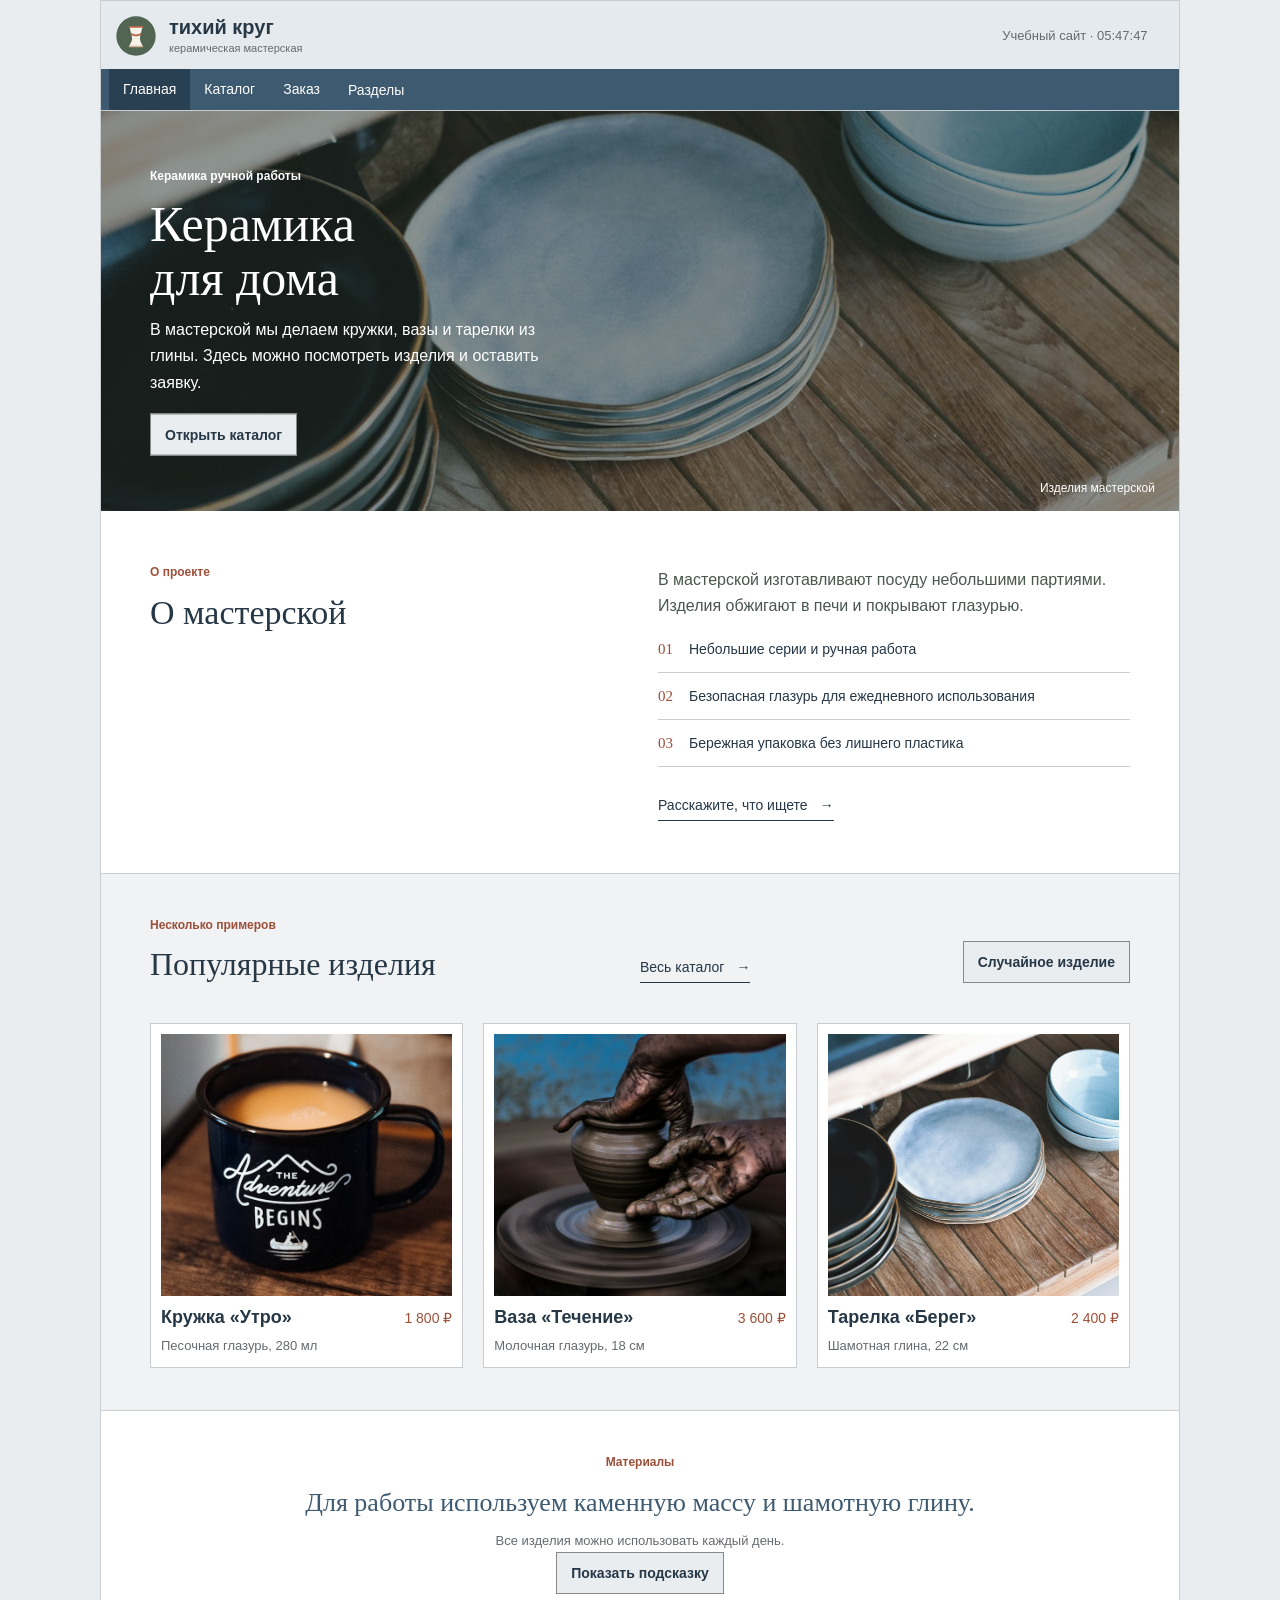
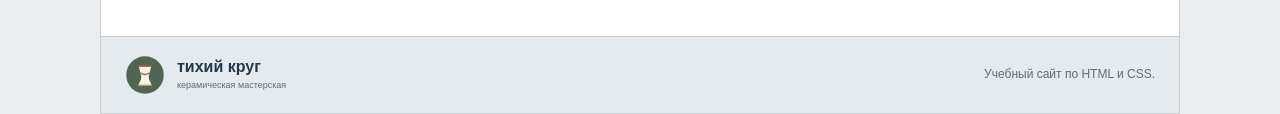
<file: index.html>
<!doctype html>
<html lang="ru">
<head>
	<meta charset="utf-8">
	<meta name="viewport" content="width=device-width, initial-scale=1">
	<meta name="description" content="Керамика ручной работы для повседневных ритуалов.">
	<title>Тихий круг — керамика ручной работы</title>
	<link rel="stylesheet" href="styles.css">
	<script src="interactions.js" defer></script>
</head>
<body>
	<a class="skip-link" href="#main">Перейти к содержимому</a>
	<div class="site-shell">
		<header class="site-header">
			<a class="brand" href="index.html" aria-label="Тихий круг — главная">
				<img src="Assets/logo.svg" alt="Логотип мастерской Тихий круг" width="48" height="48">
				<span class="brand-name">тихий круг<small>керамическая мастерская</small></span>
			</a>
			<p class="header-note">Учебный сайт · <time id="live-clock">--:--:--</time></p>
			<nav class="main-nav" aria-label="Главное меню">
				<a href="index.html" aria-current="page">Главная</a>
				<a href="catalog.html">Каталог</a>
				<a href="orders.html">Заказ</a>
				<div class="nav-dropdown">
					<button class="dropdown-toggle" type="button" aria-expanded="false">Разделы</button>
					<div class="dropdown-menu" hidden>
						<a href="index.html#about">О мастерской</a>
						<a href="catalog.html#materials">Материалы</a>
						<a href="orders.html#order-form">Оставить заявку</a>
					</div>
				</div>
			</nav>
		</header>

		<main id="main">
			<section class="home-hero" aria-labelledby="hero-title">
				<img class="hero-image" src="Assets/ceramics.jpg" alt="Керамические изделия ручной работы в мастерской">
				<div class="hero-copy">
					<p class="eyebrow">Керамика ручной работы</p>
					<h1 id="hero-title">Керамика<br>для дома</h1>
					<p>В мастерской мы делаем кружки, вазы и тарелки из глины. Здесь можно посмотреть изделия и оставить заявку.</p>
					<a class="button button-light" href="catalog.html">Открыть каталог</a>
				</div>
				<p class="hero-caption">Изделия мастерской</p>
			</section>

			<section class="intro-section section-wrap" id="about" aria-labelledby="intro-title">
				<div class="section-heading">
					  <p class="eyebrow">О проекте</p>
					  <h2 id="intro-title">О мастерской</h2>
				</div>
				<div class="intro-copy">
					  <p>В мастерской изготавливают посуду небольшими партиями. Изделия обжигают в печи и покрывают глазурью.</p>
					<ul class="value-list">
						<li><span>01</span> Небольшие серии и ручная работа</li>
						<li><span>02</span> Безопасная глазурь для ежедневного использования</li>
						<li><span>03</span> Бережная упаковка без лишнего пластика</li>
					</ul>
					<a class="text-link" href="orders.html">Расскажите, что ищете <span aria-hidden="true">→</span></a>
				</div>
			</section>

			<section class="featured-section" aria-labelledby="featured-title">
				<div class="section-wrap">
					<div class="section-title-row">
						<div>
							  <p class="eyebrow">Несколько примеров</p>
							  <h2 id="featured-title">Популярные изделия</h2>
						</div>
						<a class="text-link" href="catalog.html">Весь каталог <span aria-hidden="true">→</span></a>
						<button class="button button-light random-button" id="random-pick" type="button">Случайное изделие</button>
					</div>
					<p class="interaction-message" id="featured-status" aria-live="polite"></p>
					<div class="product-grid">
						<article class="product-card" data-kind="featured">
							<a class="product-image-link" href="catalog.html#cup" aria-label="Кружка «Утро», подробнее в каталоге">
								<img src="Assets/cup.jpg" data-hover-src="Assets/ceramics.jpg" alt="Керамическая кружка ручной работы">
							</a>
							<div class="product-meta"><h3>Кружка «Утро»</h3><span>1 800 ₽</span></div>
							<p>Песочная глазурь, 280 мл</p>
						</article>
						<article class="product-card" data-kind="featured">
							<a class="product-image-link" href="catalog.html#vase" aria-label="Ваза «Течение», подробнее в каталоге">
								<img src="Assets/vase.jpg" data-hover-src="Assets/cup.jpg" alt="Мастер формует керамическую вазу на гончарном круге">
							</a>
							<div class="product-meta"><h3>Ваза «Течение»</h3><span>3 600 ₽</span></div>
							<p>Молочная глазурь, 18 см</p>
						</article>
						<article class="product-card" data-kind="featured">
							<a class="product-image-link" href="catalog.html#plate" aria-label="Тарелка «Берег», подробнее в каталоге">
								<img src="Assets/ceramics.jpg" data-hover-src="Assets/vase.jpg" alt="Керамическая тарелка с фактурным краем">
							</a>
							<div class="product-meta"><h3>Тарелка «Берег»</h3><span>2 400 ₽</span></div>
							<p>Шамотная глина, 22 см</p>
						</article>
					</div>
				</div>
			</section>

			<section class="quote-section section-wrap" id="materials">
				<p class="eyebrow">Материалы</p>
				<blockquote>Для работы используем каменную массу и шамотную глину.</blockquote>
				<p class="quote-credit">Все изделия можно использовать каждый день.</p>
				<button class="button button-light" id="inline-tip-button" type="button">Показать подсказку</button>
				<p id="inline-tip" hidden>Керамику лучше хранить в сухом месте.</p>
			</section>
		</main>

		<footer class="site-footer">
			<a class="brand brand-footer" href="index.html">
				<img src="Assets/logo.svg" alt="" width="40" height="40">
				<span class="brand-name">тихий круг<small>керамическая мастерская</small></span>
			</a>
			<p>Учебный сайт по HTML и CSS.</p>
		</footer>
	</div>
	<script>
		document.getElementById("inline-tip-button").addEventListener("click", function () {
			const tip = document.getElementById("inline-tip");
			tip.hidden = !tip.hidden;
			this.textContent = tip.hidden ? "Показать подсказку" : "Скрыть подсказку";
		});
	</script>
</body>
</html>
</file>
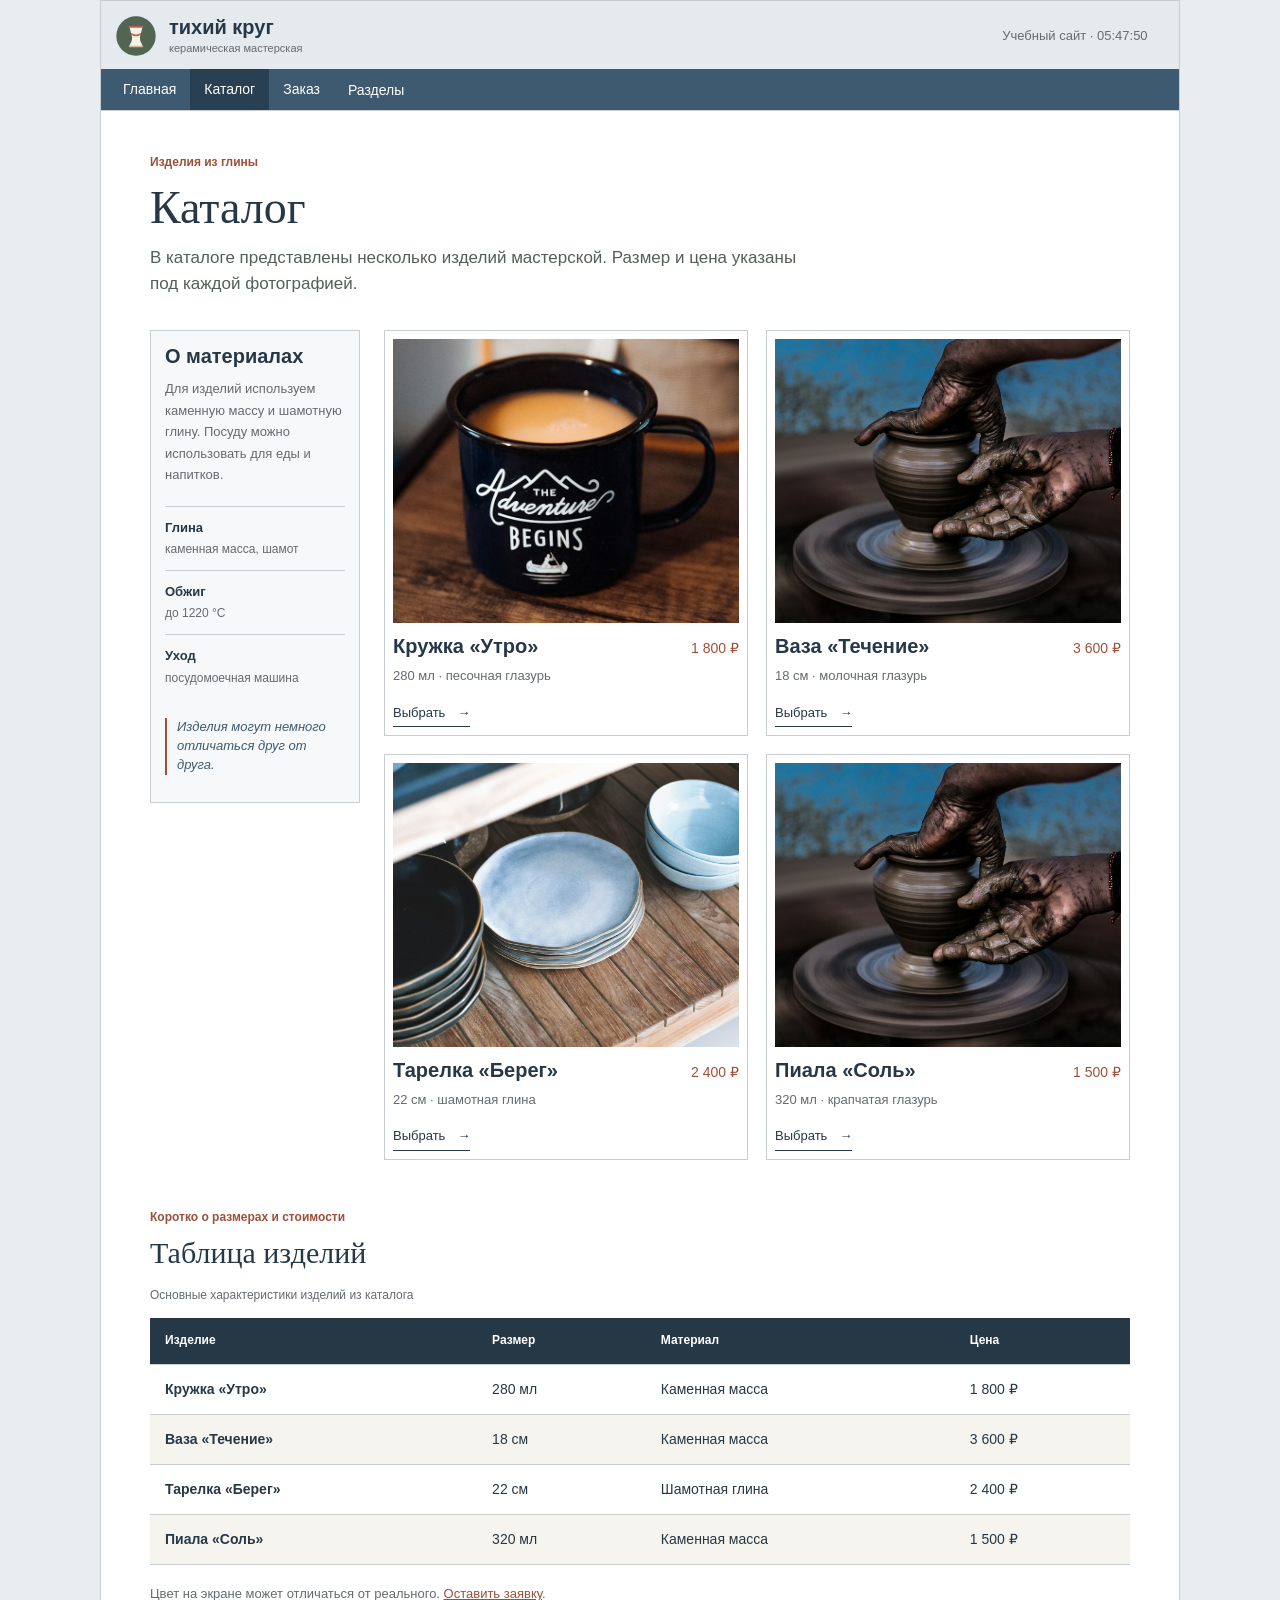
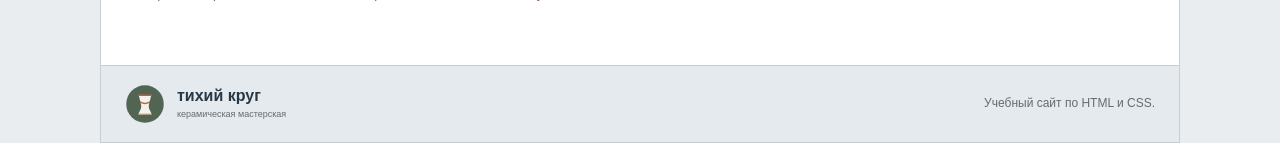
<file: catalog.html>
<!doctype html>
<html lang="ru">
<head>
	<meta charset="utf-8">
	<meta name="viewport" content="width=device-width, initial-scale=1">
	<meta name="description" content="Каталог керамики мастерской Тихий круг: кружки, вазы и тарелки.">
	<title>Каталог — Тихий круг</title>
	<link rel="stylesheet" href="styles.css">
	<script src="interactions.js" defer></script>
</head>
<body>
	<a class="skip-link" href="#main">Перейти к содержимому</a>
	<div class="site-shell">
		<header class="site-header">
			<a class="brand" href="index.html" aria-label="Тихий круг — главная">
				<img src="Assets/logo.svg" alt="Логотип мастерской Тихий круг" width="48" height="48">
				<span class="brand-name">тихий круг<small>керамическая мастерская</small></span>
			</a>
			<p class="header-note">Учебный сайт · <time id="live-clock">--:--:--</time></p>
			<nav class="main-nav" aria-label="Главное меню">
				<a href="index.html">Главная</a>
				<a href="catalog.html" aria-current="page">Каталог</a>
				<a href="orders.html">Заказ</a>
				<div class="nav-dropdown">
					<button class="dropdown-toggle" type="button" aria-expanded="false">Разделы</button>
					<div class="dropdown-menu" hidden>
						<a href="index.html#about">О мастерской</a>
						<a href="catalog.html#materials">Материалы</a>
						<a href="orders.html#order-form">Оставить заявку</a>
					</div>
				</div>
			</nav>
		</header>

		<main id="main" class="section-wrap page-content">
			<div class="page-heading">
				<p class="eyebrow">Изделия из глины</p>
				<h1>Каталог</h1>
				<p class="page-lead">В каталоге представлены несколько изделий мастерской. Размер и цена указаны под каждой фотографией.</p>
			</div>

			<div class="catalog-layout">
				<aside class="catalog-aside" id="materials" aria-label="О коллекции">
					<h2>О материалах</h2>
					  <p>Для изделий используем каменную массу и шамотную глину. Посуду можно использовать для еды и напитков.</p>
					<dl class="material-list">
						<div><dt>Глина</dt><dd>каменная масса, шамот</dd></div>
						<div><dt>Обжиг</dt><dd>до 1220 °C</dd></div>
						<div><dt>Уход</dt><dd>посудомоечная машина</dd></div>
					</dl>
					  <p class="aside-note">Изделия могут немного отличаться друг от друга.</p>
				</aside>

				<div class="catalog-main">
					<div class="product-grid catalog-grid">
						<article class="product-card" id="cup" data-kind="catalog">
							<a class="product-image-link" href="orders.html?item=cup" aria-label="Заказать кружку «Утро»">
								<img src="Assets/cup.jpg" data-hover-src="Assets/ceramics.jpg" alt="Кружка ручной работы">
							</a>
							<div class="product-meta"><h2>Кружка «Утро»</h2><span>1 800 ₽</span></div>
							<p>280 мл · песочная глазурь</p>
							<a class="text-link" href="orders.html?item=cup">Выбрать <span aria-hidden="true">→</span></a>
						</article>
						<article class="product-card" id="vase" data-kind="catalog">
							<a class="product-image-link" href="orders.html?item=vase" aria-label="Заказать вазу «Течение»">
								<img src="Assets/vase.jpg" data-hover-src="Assets/cup.jpg" alt="Мастер формует керамическую вазу на гончарном круге">
							</a>
							<div class="product-meta"><h2>Ваза «Течение»</h2><span>3 600 ₽</span></div>
							<p>18 см · молочная глазурь</p>
							<a class="text-link" href="orders.html?item=vase">Выбрать <span aria-hidden="true">→</span></a>
						</article>
						<article class="product-card" id="plate" data-kind="catalog">
							<a class="product-image-link" href="orders.html?item=plate" aria-label="Заказать тарелку «Берег»">
								<img src="Assets/ceramics.jpg" data-hover-src="Assets/vase.jpg" alt="Керамическая посуда с естественной фактурой">
							</a>
							<div class="product-meta"><h2>Тарелка «Берег»</h2><span>2 400 ₽</span></div>
							<p>22 см · шамотная глина</p>
							<a class="text-link" href="orders.html?item=plate">Выбрать <span aria-hidden="true">→</span></a>
						</article>
						<article class="product-card" id="bowl" data-kind="catalog">
							<a class="product-image-link" href="orders.html?item=bowl" aria-label="Заказать пиалу «Соль»">
								<img src="Assets/vase.jpg" data-hover-src="Assets/cup.jpg" alt="Мастер формует керамическую пиалу на гончарном круге">
							</a>
							<div class="product-meta"><h2>Пиала «Соль»</h2><span>1 500 ₽</span></div>
							<p>320 мл · крапчатая глазурь</p>
							<a class="text-link" href="orders.html?item=bowl">Выбрать <span aria-hidden="true">→</span></a>
						</article>
					</div>
				</div>
			</div>

			<section class="price-section" aria-labelledby="price-title">
				<p class="eyebrow">Коротко о размерах и стоимости</p>
				<h2 id="price-title">Таблица изделий</h2>
				<div class="table-scroll">
					<table>
						<caption>Основные характеристики изделий из каталога</caption>
						<thead><tr><th scope="col">Изделие</th><th scope="col">Размер</th><th scope="col">Материал</th><th scope="col">Цена</th></tr></thead>
						<tbody>
							<tr><th scope="row">Кружка «Утро»</th><td>280 мл</td><td>Каменная масса</td><td>1 800 ₽</td></tr>
							<tr><th scope="row">Ваза «Течение»</th><td>18 см</td><td>Каменная масса</td><td>3 600 ₽</td></tr>
							<tr><th scope="row">Тарелка «Берег»</th><td>22 см</td><td>Шамотная глина</td><td>2 400 ₽</td></tr>
							<tr><th scope="row">Пиала «Соль»</th><td>320 мл</td><td>Каменная масса</td><td>1 500 ₽</td></tr>
						</tbody>
					</table>
				</div>
			</section>
			<p class="catalog-footnote">Цвет на экране может отличаться от реального. <a href="orders.html">Оставить заявку</a>.</p>
		</main>

		<footer class="site-footer">
			<a class="brand brand-footer" href="index.html"><img src="Assets/logo.svg" alt="" width="40" height="40"><span class="brand-name">тихий круг<small>керамическая мастерская</small></span></a>
			<p>Учебный сайт по HTML и CSS.</p>
		</footer>
	</div>
</body>
</html>
</file>
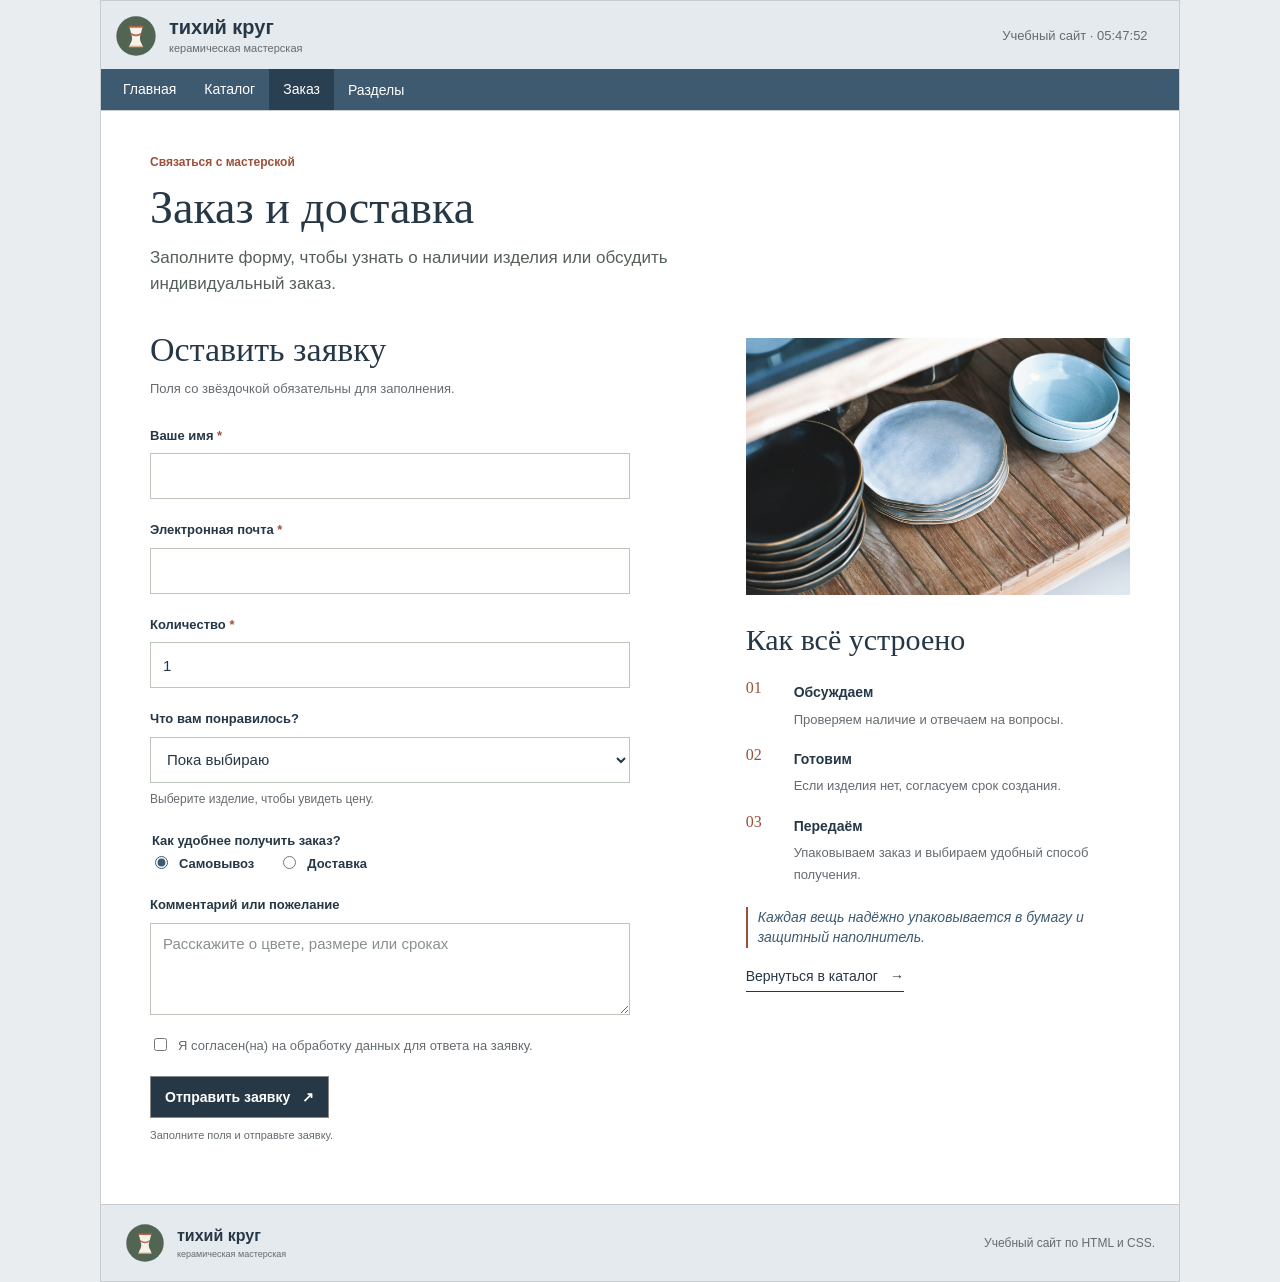
<file: orders.html>
<!doctype html>
<html lang="ru">
<head>
	<meta charset="utf-8">
	<meta name="viewport" content="width=device-width, initial-scale=1">
	<meta name="description" content="Оформить заказ на керамику ручной работы мастерской Тихий круг.">
	<title>Заказ — Тихий круг</title>
	<link rel="stylesheet" href="styles.css">
	<script src="interactions.js" defer></script>
</head>
<body>
	<a class="skip-link" href="#main">Перейти к содержимому</a>
	<div class="site-shell">
		<header class="site-header">
			<a class="brand" href="index.html" aria-label="Тихий круг — главная">
				<img src="Assets/logo.svg" alt="Логотип мастерской Тихий круг" width="48" height="48">
				<span class="brand-name">тихий круг<small>керамическая мастерская</small></span>
			</a>
			<p class="header-note">Учебный сайт · <time id="live-clock">--:--:--</time></p>
			<nav class="main-nav" aria-label="Главное меню">
				<a href="index.html">Главная</a>
				<a href="catalog.html">Каталог</a>
				<a href="orders.html" aria-current="page">Заказ</a>
				<div class="nav-dropdown">
					<button class="dropdown-toggle" type="button" aria-expanded="false">Разделы</button>
					<div class="dropdown-menu" hidden>
						<a href="index.html#about">О мастерской</a>
						<a href="catalog.html#materials">Материалы</a>
						<a href="orders.html#order-form">Оставить заявку</a>
					</div>
				</div>
			</nav>
		</header>

		<main id="main" class="section-wrap page-content">
			<div class="page-heading">
				<p class="eyebrow">Связаться с мастерской</p>
				<h1>Заказ и доставка</h1>
				<p class="page-lead">Заполните форму, чтобы узнать о наличии изделия или обсудить индивидуальный заказ.</p>
			</div>

			<div class="order-layout">
				<section class="order-form-section" id="order-form" aria-labelledby="form-title">
					<h2 id="form-title">Оставить заявку</h2>
					<p class="form-intro">Поля со звёздочкой обязательны для заполнения.</p>
					<form class="order-form" action="#">
						<div class="form-row">
							<label for="customer-name">Ваше имя <span aria-hidden="true">*</span></label>
							<input id="customer-name" name="Имя" type="text" autocomplete="name">
						</div>
						<div class="form-row">
							<label for="customer-email">Электронная почта <span aria-hidden="true">*</span></label>
							<input id="customer-email" name="Почта" type="text" autocomplete="email">
						</div>
						<div class="form-row">
							<label for="quantity">Количество <span aria-hidden="true">*</span></label>
							<input id="quantity" name="Количество" type="text" value="1">
						</div>
						<div class="form-row">
							<label for="product">Что вам понравилось?</label>
							<select id="product" name="Изделие">
								<option value="">Пока выбираю</option>
								<option value="Кружка «Утро»" data-price="1 800 ₽">Кружка «Утро»</option>
								<option value="Ваза «Течение»" data-price="3 600 ₽">Ваза «Течение»</option>
								<option value="Тарелка «Берег»" data-price="2 400 ₽">Тарелка «Берег»</option>
								<option value="Пиала «Соль»" data-price="1 500 ₽">Пиала «Соль»</option>
								<option value="Индивидуальный заказ" data-price="уточняется">Индивидуальный заказ</option>
							</select>
							<small class="field-hint" id="product-hint">Выберите изделие, чтобы увидеть цену.</small>
						</div>
						<fieldset class="form-row delivery-options">
							<legend>Как удобнее получить заказ?</legend>
							<label><input type="radio" name="Доставка" value="Самовывоз" checked> Самовывоз</label>
							<label><input type="radio" name="Доставка" value="Доставка"> Доставка</label>
						</fieldset>
						<div class="form-row">
							<label for="customer-message">Комментарий или пожелание</label>
							<textarea id="customer-message" name="Комментарий" rows="4" placeholder="Расскажите о цвете, размере или сроках"></textarea>
						</div>
						<label class="consent-row"><input type="checkbox" name="Согласие"> Я согласен(на) на обработку данных для ответа на заявку.</label>
						<button class="button button-dark" type="submit">Отправить заявку <span aria-hidden="true">↗</span></button>
						<p class="form-note" id="form-status" role="status" aria-live="polite">Заполните поля и отправьте заявку.</p>
					</form>
				</section>

				<aside class="order-aside" aria-labelledby="delivery-title">
					  <img class="order-image" src="Assets/ceramics.jpg" alt="Керамическая посуда с естественной фактурой">
					<h2 id="delivery-title">Как всё устроено</h2>
					<ol class="steps-list">
						<li><span>01</span><div><strong>Обсуждаем</strong><p>Проверяем наличие и отвечаем на вопросы.</p></div></li>
						<li><span>02</span><div><strong>Готовим</strong><p>Если изделия нет, согласуем срок создания.</p></div></li>
						<li><span>03</span><div><strong>Передаём</strong><p>Упаковываем заказ и выбираем удобный способ получения.</p></div></li>
					</ol>
					<p class="aside-note">Каждая вещь надёжно упаковывается в бумагу и защитный наполнитель.</p>
					<a class="text-link" href="catalog.html">Вернуться в каталог <span aria-hidden="true">→</span></a>
				</aside>
			</div>
		</main>

		<footer class="site-footer">
			<a class="brand brand-footer" href="index.html"><img src="Assets/logo.svg" alt="" width="40" height="40"><span class="brand-name">тихий круг<small>керамическая мастерская</small></span></a>
			<p>Учебный сайт по HTML и CSS.</p>
		</footer>
	</div>
</body>
</html>
</file>
<file: styles.css>
:root {
  color-scheme: light;
  --ink: #263746;
  --muted: #656b70;
  --paper: #e9edf0;
  --white: #fff;
  --line: #c8cdd1;
  --moss: #3e5a70;
  --clay: #9c503a;
  --serif: Georgia, "Times New Roman", serif;
  --sans: Arial, Helvetica, sans-serif;
}

* { box-sizing: border-box; }

html { scroll-behavior: smooth; }

body {
  margin: 0;
  background: var(--paper);
  color: var(--ink);
  font-family: var(--sans);
  line-height: 1.65;
}

img { display: block; max-width: 100%; }

a { color: inherit; }

a:focus-visible, button:focus-visible, input:focus-visible, select:focus-visible, textarea:focus-visible {
  outline: 3px solid var(--clay);
  outline-offset: 3px;
}

.site-shell { width: min(100%, 1080px); margin-inline: auto; background: var(--white); border: 1px solid var(--line); }
.section-wrap { width: min(980px, calc(100% - 48px)); margin-inline: auto; }

.skip-link {
  position: fixed;
  z-index: 20;
  top: 8px;
  left: 8px;
  padding: 10px 16px;
  transform: translateY(-160%);
  background: var(--ink);
  color: white;
}

.skip-link:focus { transform: translateY(0); }

.site-header { display: flex; flex-wrap: wrap; align-items: center; gap: 12px 24px; padding: 14px; background: #e5eaee; border-bottom: 1px solid var(--line); }

.brand { display: inline-flex; align-items: center; gap: 12px; width: fit-content; text-decoration: none; }
.brand img { width: 42px; height: 42px; }
.brand-name { font: bold 20px/1.1 var(--sans); letter-spacing: 0; }
.brand-name small { display: block; margin-top: 4px; color: var(--muted); font: 11px/1.2 var(--sans); letter-spacing: 0; }
.header-note { margin: 0 0 0 auto; color: var(--muted); font-size: 13px; }
.header-note time { display: inline-block; min-width: 68px; }
.main-nav { display: flex; flex-wrap: wrap; gap: 0; width: calc(100% + 28px); margin: 0 -14px -14px; padding: 0 8px; background: var(--moss); }
.main-nav a { padding: 9px 14px; color: white; text-decoration: none; font-size: 14px; }
.main-nav a:hover, .main-nav a[aria-current="page"] { background: #293f52; color: white; }
.main-nav a::after { display: none; }
.nav-dropdown { position: relative; }
.dropdown-toggle { height: 100%; padding: 9px 14px; border: 0; background: transparent; color: white; font: 14px var(--sans); cursor: pointer; }
.dropdown-toggle:hover, .dropdown-toggle[aria-expanded="true"] { background: #293f52; }
.dropdown-menu { position: absolute; z-index: 5; top: 100%; left: 0; min-width: 190px; padding: 5px 0; background: white; border: 1px solid var(--line); box-shadow: 0 3px 8px #0002; }
.dropdown-menu[hidden] { display: none; }
.dropdown-menu a { display: block; padding: 8px 12px; color: var(--ink); text-decoration: none; }
.dropdown-menu a:hover { background: #eef1f3; }

.home-hero { position: relative; height: 400px; overflow: hidden; background: #39483e; color: white; }
.hero-image { position: absolute; inset: 0; width: 100%; height: 100%; object-fit: cover; object-position: center 54%; }
.home-hero::after { position: absolute; inset: 0; background: rgb(20 32 27 / 48%); content: ""; }
.hero-copy { position: absolute; z-index: 1; top: 50%; left: max(24px, calc((100% - 980px) / 2)); width: min(500px, calc(100% - 48px)); transform: translateY(-50%); }
.eyebrow { margin: 0 0 10px; color: var(--clay); font-size: 12px; font-weight: 700; letter-spacing: 0; }
.hero-copy .eyebrow { color: white; }
h1, h2, h3, p { margin-top: 0; }
h1, h2, blockquote { font-family: var(--serif); font-weight: 500; letter-spacing: 0; }
.hero-copy h1 { max-width: 500px; margin-bottom: 12px; font-size: 50px; line-height: 1.08; }
.hero-copy > p:not(.eyebrow) { max-width: 430px; margin-bottom: 18px; color: white; font-size: 16px; }
.button { display: inline-flex; align-items: center; justify-content: center; gap: 12px; min-height: 42px; padding: 9px 14px; border: 1px solid #888; font: bold 14px var(--sans); text-decoration: none; cursor: pointer; }
.button-light { background: var(--paper); color: var(--ink); }
.button-light:hover { background: white; }
.button-dark { background: var(--ink); color: white; }
.button-dark:hover { background: #293f52; }
.hero-caption { position: absolute; z-index: 1; right: 24px; bottom: 12px; margin: 0; color: white; font-size: 12px; }

.intro-section { display: grid; grid-template-columns: 1fr 1fr; gap: 36px; padding-block: 52px; }
.intro-section h2, .section-title-row h2, .price-section h2, .order-form-section h2, .order-aside h2 { margin-bottom: 0; font-size: 34px; line-height: 1.15; }
.intro-section h2 em { color: var(--clay); font-weight: 400; }
.intro-copy { max-width: 540px; padding-top: 4px; }
.intro-copy > p { margin-bottom: 18px; color: #4a574f; font-size: 16px; }
.value-list { display: grid; gap: 12px; margin: 0 0 24px; padding: 0; list-style: none; }
.value-list li { display: flex; gap: 16px; align-items: baseline; padding-bottom: 11px; border-bottom: 1px solid var(--line); font-size: 14px; }
.value-list li span { color: var(--clay); font: 15px var(--serif); }
.text-link { display: inline-flex; align-items: center; gap: 12px; width: fit-content; padding-block: 3px; border-bottom: 1px solid currentColor; color: var(--ink); font-size: 14px; text-decoration: none; }
.text-link:hover { color: var(--clay); }

.featured-section { padding-block: 42px; background: #f0f2f4; border-top: 1px solid var(--line); border-bottom: 1px solid var(--line); }
.section-title-row { display: flex; align-items: end; justify-content: space-between; gap: 20px; margin-bottom: 20px; }
.section-title-row .eyebrow { margin-bottom: 10px; }
.section-title-row h2 { font-size: 32px; }
.product-grid { display: grid; grid-template-columns: repeat(3, minmax(0, 1fr)); gap: 20px; }
.product-card { min-width: 0; }
.product-card { padding: 10px; border: 1px solid var(--line); background: white; }
.product-card.is-selected { border: 3px solid var(--clay); background: #fff8f4; }
.product-image-link { display: block; overflow: hidden; background: #d9d5c9; }
.product-image-link img { width: 100%; aspect-ratio: 1 / 0.9; object-fit: cover; }
.product-meta { display: flex; align-items: baseline; justify-content: space-between; gap: 10px; margin-top: 10px; }
.product-meta h2, .product-meta h3 { margin: 0; font: bold 18px/1.3 var(--sans); }
.product-meta span { flex: 0 0 auto; color: var(--clay); font-size: 14px; }
.product-card > p { margin: 5px 0 0; color: var(--muted); font-size: 13px; }
.random-button { margin-left: 8px; }
.interaction-message { min-height: 20px; margin: -10px 0 10px; color: var(--moss); font-size: 13px; }
#main .featured-section .section-wrap .product-grid .product-card[data-kind="featured"] .product-meta h3 { color: var(--ink); }

.quote-section { padding-block: 42px; text-align: center; }
.quote-section .eyebrow { margin-bottom: 14px; }
.quote-section blockquote { max-width: 760px; margin: 0 auto 10px; color: var(--moss); font-size: 26px; line-height: 1.3; }
.quote-credit { margin: 0; color: var(--muted); font-size: 13px; }

.page-content { padding-block: 42px 60px; }
.page-heading { max-width: 760px; margin-bottom: 34px; }
.page-heading .eyebrow { margin-bottom: 10px; }
.page-heading h1 { margin-bottom: 12px; font-size: 46px; line-height: 1.1; }
.page-lead { max-width: 650px; margin-bottom: 0; color: #536057; font: 17px/1.5 var(--sans); }
.catalog-layout { display: grid; grid-template-columns: 210px minmax(0, 1fr); gap: 24px; align-items: start; }
.catalog-aside { padding: 14px; border: 1px solid var(--line); background: #f7f8f9; }
.catalog-aside h2 { margin-bottom: 10px; font: bold 20px var(--sans); }
.catalog-aside > p { color: var(--muted); font-size: 13px; }
.material-list { margin: 20px 0; }
.material-list div { padding-block: 10px; border-top: 1px solid var(--line); }
.material-list dt { font-weight: 600; font-size: 13px; }
.material-list dd { margin: 2px 0 0; color: var(--muted); font-size: 12px; }
.aside-note { padding-left: 10px; border-left: 2px solid var(--clay); color: var(--moss) !important; font: italic 14px/1.45 var(--sans); }
.catalog-grid { grid-template-columns: repeat(2, minmax(0, 1fr)); gap: 18px; }
.catalog-grid .product-card { padding: 8px; }
.catalog-grid .product-image-link img { aspect-ratio: 1 / 0.82; }
.catalog-grid .product-meta h2 { font-size: 20px; }
.catalog-grid .text-link { margin-top: 12px; font-size: 13px; }
.price-section { margin-top: 48px; }
.price-section .eyebrow { margin-bottom: 8px; }
.price-section h2 { margin-bottom: 16px; font-size: 30px; }
.table-scroll { overflow-x: auto; }
table { width: 100%; border-collapse: collapse; text-align: left; }
caption { padding: 0 0 12px; color: var(--muted); font-size: 12px; text-align: left; }
th, td { padding: 13px 15px; border-bottom: 1px solid var(--line); font-size: 14px; }
thead th { background: var(--ink); color: white; font-size: 12px; font-weight: 600; }
tbody th { font-weight: 600; }
tbody tr:nth-child(even) { background: #f5f4ee; }
.catalog-footnote { margin: 18px 0 0; color: var(--muted); font-size: 13px; }
.catalog-footnote a { color: var(--clay); }

.order-layout { display: grid; grid-template-columns: minmax(0, 1fr) minmax(280px, 0.8fr); gap: clamp(40px, 9vw, 120px); align-items: start; }
.order-form-section h2, .order-aside h2 { margin-bottom: 8px; font-size: 34px; }
.form-intro { margin-bottom: 26px; color: var(--muted); font-size: 13px; }
.order-form { display: grid; gap: 20px; }
.form-row { display: grid; gap: 7px; margin: 0; padding: 0; border: 0; }
.form-row > label, .form-row legend { font-size: 13px; font-weight: 600; }
.form-row > label span { color: var(--clay); }
.form-row input:not([type="radio"]), .form-row select, .form-row textarea { width: 100%; min-height: 46px; padding: 11px 12px; border: 1px solid #bec5bb; border-radius: 0; background: white; color: var(--ink); font: 15px var(--sans); }
.form-row input[aria-invalid="true"] { border-color: #b63838; background: #fff8f8; }
.form-error { color: #b63838 !important; }
.field-hint { color: var(--muted); font-size: 12px; }
.form-row textarea { resize: vertical; }
.form-row input::placeholder, .form-row textarea::placeholder { color: #89928a; }
.delivery-options { grid-template-columns: repeat(2, max-content); gap: 10px 24px; }
.delivery-options legend { grid-column: 1 / -1; margin-bottom: 2px; }
.delivery-options label, .consent-row { display: inline-flex; align-items: flex-start; gap: 8px; font-size: 13px; }
.delivery-options input, .consent-row input { accent-color: var(--moss); }
.consent-row { max-width: 440px; color: var(--muted); }
.order-form .button { justify-self: start; }
.form-note { margin: -12px 0 0; color: var(--muted); font-size: 11px; }
.order-aside { padding-top: 8px; }
.order-image { width: 100%; max-height: 330px; margin-bottom: 28px; object-fit: cover; }
.order-aside h2 { font-size: 30px; }
.steps-list { display: grid; gap: 16px; margin: 22px 0; padding: 0; list-style: none; }
.steps-list li { display: grid; grid-template-columns: 36px 1fr; gap: 12px; }
.steps-list li > span { color: var(--clay); font: 16px var(--serif); }
.steps-list strong { font: 600 14px var(--sans); }
.steps-list p { margin: 3px 0 0; color: var(--muted); font-size: 13px; }

.site-footer { display: flex; flex-wrap: wrap; align-items: center; justify-content: space-between; gap: 14px 24px; padding: 18px 24px; background: #e5eaee; color: var(--ink); border-top: 1px solid var(--line); }
.brand-footer img { width: 40px; height: 40px; }
.brand-footer .brand-name { font-size: 16px; }
.brand-footer .brand-name small { color: var(--muted); font-size: 9px; }
.site-footer > p { margin: 0; color: var(--muted); font-size: 12px; }
.site-footer > a:not(.brand) { color: #174e78; font-size: 13px; }

@media (max-width: 760px) {
  .section-wrap { width: min(100% - 32px, 560px); }
  .site-header { gap: 10px; padding: 12px; }
  .brand img { width: 42px; height: 42px; }
  .brand-name { font-size: 18px; }
  .header-note { display: none; }
  .main-nav { width: calc(100% + 24px); margin: 0 -12px -12px; }
  .home-hero { height: 360px; }
  .hero-copy { left: 20px; width: calc(100% - 40px); }
  .hero-copy h1 { font-size: 42px; }
  .hero-copy > p:not(.eyebrow) { max-width: 390px; font-size: 14px; }
  .hero-caption { right: 20px; bottom: 10px; }
  .intro-section { grid-template-columns: 1fr; gap: 18px; padding-block: 34px; }
  .intro-section h2 { font-size: 30px; }
  .featured-section { padding-block: 30px; }
  .section-title-row { align-items: start; flex-direction: column; }
  .section-title-row h2 { font-size: 28px; }
  .product-grid { grid-template-columns: repeat(2, minmax(0, 1fr)); gap: 12px; }
  .product-meta { align-items: start; flex-direction: column; gap: 3px; }
  .product-meta h2, .product-meta h3 { font-size: 16px; }
  .quote-section { padding-block: 30px; }
  .quote-section blockquote { font-size: 22px; }
  .page-content { padding-block: 30px 42px; }
  .page-heading h1 { font-size: 38px; }
  .page-heading { margin-bottom: 28px; }
  .page-lead { font-size: 16px; }
  .catalog-layout { grid-template-columns: 1fr; gap: 16px; }
  .catalog-aside { display: grid; grid-template-columns: 1fr 1fr; gap: 6px 20px; padding: 18px 0 0; }
  .catalog-aside h2, .catalog-aside > p:first-of-type { grid-column: 1 / -1; }
  .catalog-aside .material-list { margin: 0; }
  .catalog-aside .aside-note { align-self: center; }
  .catalog-grid { gap: 12px; }
  .catalog-grid .product-meta h2 { font-size: 16px; }
  .price-section { margin-top: 36px; }
  th, td { padding: 10px; font-size: 12px; }
  .order-layout { grid-template-columns: 1fr; gap: 32px; }
  .order-aside { max-width: 500px; }
  .site-footer { align-items: flex-start; flex-direction: column; gap: 10px; padding: 16px; }
}

@media (max-width: 390px) {
  .main-nav { gap: 6px 15px; }
  .main-nav a { font-size: 13px; }
  .hero-copy h1 { font-size: 38px; }
  .catalog-aside { grid-template-columns: 1fr; }
  .catalog-aside h2, .catalog-aside > p:first-of-type { grid-column: auto; }
  .catalog-aside .aside-note { margin-bottom: 0; }
  .product-meta h2, .product-meta h3 { font-size: 15px; }
}

@media print {
  body, .site-shell { background: white; }
  .site-header, .site-footer { display: none; }
  .page-content { width: 100%; padding: 0; }
}

@media (prefers-reduced-motion: reduce) {
  *, *::before, *::after { scroll-behavior: auto !important; transition-duration: 0.01ms !important; }
}
</file>
